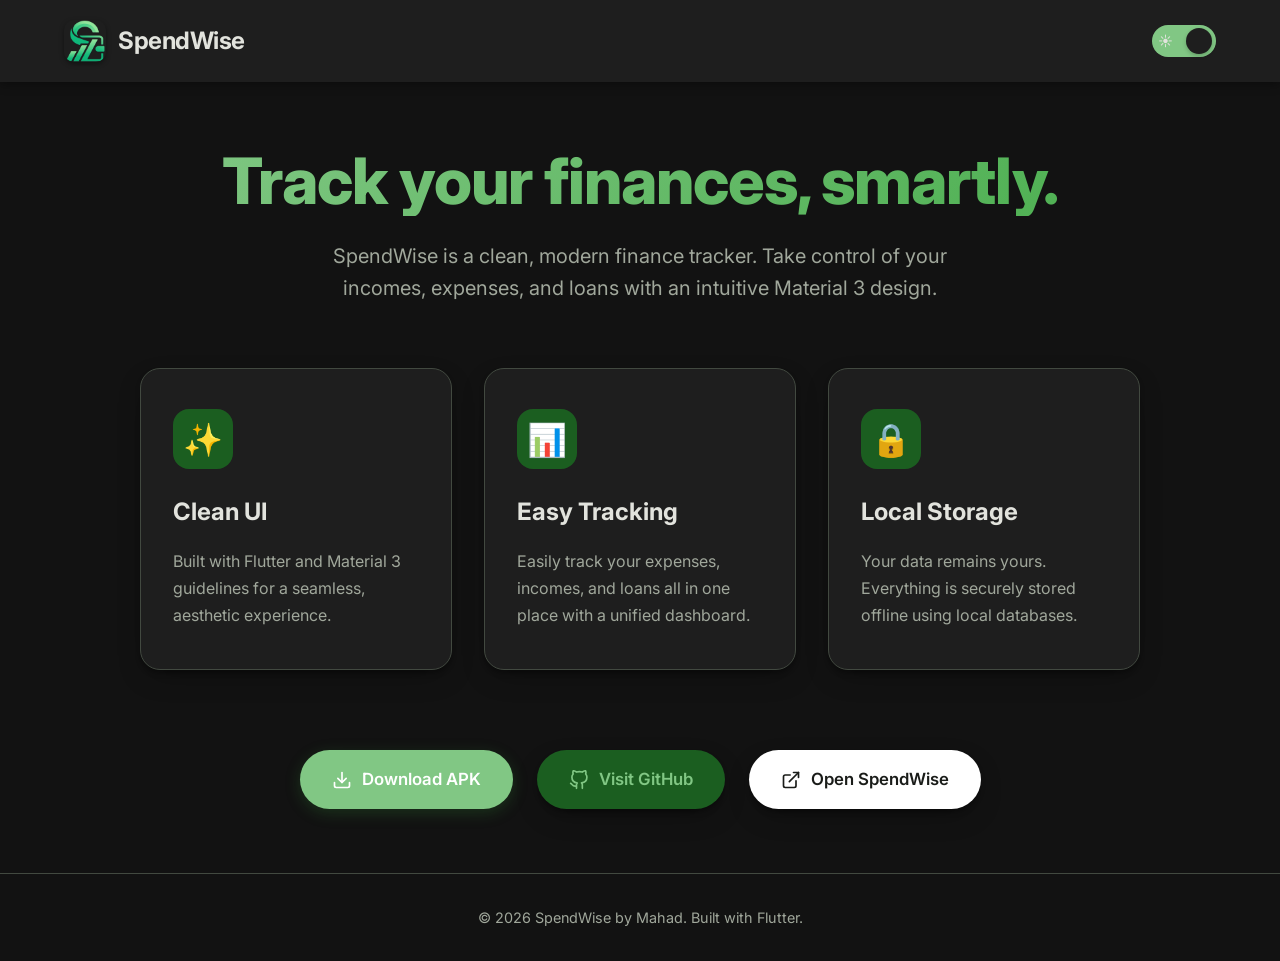
<file: landing/index.html>
<!DOCTYPE html>
<html lang="en" data-theme="dark">

<head>
    <meta charset="UTF-8">
    <meta name="viewport" content="width=device-width, initial-scale=1.0">
    <title>SpendWise - Expense Tracker</title>
    <link rel="icon" type="image/png" href="favicon.png">
    <link rel="stylesheet" href="style.css">
    <link href="https://fonts.googleapis.com/css2?family=Inter:wght@300;400;600;700;800&display=swap" rel="stylesheet">
</head>

<body>
    <header class="navbar">
        <div class="logo">
            <img src="favicon.png" alt="SpendWise Logo" class="logo-img">
            <h1>SpendWise</h1>
        </div>
        <div class="theme-switch-wrapper">
            <label class="theme-switch" for="checkbox">
                <input type="checkbox" id="checkbox" />
                <div class="slider round">
                    <span class="icon light-icon">☀️</span>
                    <span class="icon dark-icon">🌙</span>
                </div>
            </label>
        </div>
    </header>

    <main class="hero">
        <div class="hero-content">
            <h2 class="hero-title">Track your finances, smartly.</h2>
            <p class="hero-subtitle">SpendWise is a clean, modern finance tracker. Take control of your
                incomes, expenses, and loans with an intuitive Material 3 design.</p>

            <div class="specs">
                <div class="spec-card">
                    <div class="spec-icon">✨</div>
                    <h3>Clean UI</h3>
                    <p>Built with Flutter and Material 3 guidelines for a seamless, aesthetic experience.</p>
                </div>
                <div class="spec-card">
                    <div class="spec-icon">📊</div>
                    <h3>Easy Tracking</h3>
                    <p>Easily track your expenses, incomes, and loans all in one place with a unified dashboard.</p>
                </div>
                <div class="spec-card">
                    <div class="spec-icon">🔒</div>
                    <h3>Local Storage</h3>
                    <p>Your data remains yours. Everything is securely stored offline using local databases.</p>
                </div>
            </div>

            <div class="action-buttons">
                <a href="SpendWise.apk" download class="btn btn-primary">
                    <svg xmlns="http://www.w3.org/2000/svg" width="20" height="20" viewBox="0 0 24 24" fill="none"
                        stroke="currentColor" stroke-width="2" stroke-linecap="round" stroke-linejoin="round">
                        <path d="M21 15v4a2 2 0 0 1-2 2H5a2 2 0 0 1-2-2v-4"></path>
                        <polyline points="7 10 12 15 17 10"></polyline>
                        <line x1="12" y1="15" x2="12" y2="3"></line>
                    </svg>
                    Download APK
                </a>
                <a href="https://github.com/m-m4h4d/mahad_expense_tracker" target="_blank" rel="noopener noreferrer"
                    class="btn btn-secondary">
                    <svg xmlns="http://www.w3.org/2000/svg" width="20" height="20" viewBox="0 0 24 24" fill="none"
                        stroke="currentColor" stroke-width="2" stroke-linecap="round" stroke-linejoin="round">
                        <path
                            d="M9 19c-5 1.5-5-2.5-7-3m14 6v-3.87a3.37 3.37 0 0 0-.94-2.61c3.14-.35 6.44-1.54 6.44-7A5.44 5.44 0 0 0 20 4.77 5.07 5.07 0 0 0 19.91 1S18.73.65 16 2.48a13.38 13.38 0 0 0-7 0C6.27.65 5.09 1 5.09 1A5.07 5.07 0 0 0 5 4.77a5.44 5.44 0 0 0-1.5 3.78c0 5.42 3.3 6.61 6.44 7A3.37 3.37 0 0 0 9 18.13V22">
                        </path>
                    </svg>
                    Visit GitHub
                </a>
                <a href="https://spend-wise-five-rho.vercel.app/" target="_blank" rel="noopener noreferrer"
                    class="btn btn-accent">
                    <svg xmlns="http://www.w3.org/2000/svg" width="20" height="20" viewBox="0 0 24 24" fill="none"
                        stroke="currentColor" stroke-width="2" stroke-linecap="round" stroke-linejoin="round">
                        <path d="M18 13v6a2 2 0 0 1-2 2H5a2 2 0 0 1-2-2V8a2 2 0 0 1 2-2h6"></path>
                        <polyline points="15 3 21 3 21 9"></polyline>
                        <line x1="10" y1="14" x2="21" y2="3"></line>
                    </svg>
                    Open SpendWise
                </a>
            </div>
        </div>
    </main>

    <footer class="footer">
        <p>&copy; 2026 SpendWise by Mahad. Built with Flutter.</p>
    </footer>

    <script>
        const toggleSwitch = document.querySelector('.theme-switch input[type="checkbox"]');
        const currentTheme = localStorage.getItem('theme') ? localStorage.getItem('theme') : 'dark';

        if (currentTheme) {
            document.documentElement.setAttribute('data-theme', currentTheme);
            if (currentTheme === 'dark') {
                toggleSwitch.checked = true;
            } else {
                toggleSwitch.checked = false;
            }
        }

        function switchTheme(e) {
            if (e.target.checked) {
                document.documentElement.setAttribute('data-theme', 'dark');
                localStorage.setItem('theme', 'dark');
            } else {
                document.documentElement.setAttribute('data-theme', 'light');
                localStorage.setItem('theme', 'light');
            }
        }

        toggleSwitch.addEventListener('change', switchTheme, false);
    </script>
</body>

</html>
</file>
<file: landing/style.css>
:root {
    /* Light Theme (Material 3 Seed Green) */
    --primary-color: #2e7d32;
    --primary-hover: #1b5e20;
    --secondary-color: #e8f5e9;
    --secondary-hover: #c8e6c9;
    --accent-color: #1a1c19;
    --accent-hover: #333333;
    --accent-text: #ffffff;
    --bg-color: #f8fdf8;
    --surface-color: #ffffff;
    --text-primary: #1a1c19;
    --text-secondary: #424940;
    --border-color: #c2c9bd;
    --shadow-color: rgba(0, 0, 0, 0.08);
    --shadow: 0 10px 30px -10px var(--shadow-color), 0 4px 6px -2px var(--shadow-color);
    --transition: all 0.3s cubic-bezier(0.25, 0.8, 0.25, 1);
}

[data-theme="dark"] {
    /* Dark Theme */
    --primary-color: #81c784;
    --primary-hover: #66bb6a;
    --secondary-color: #1b5e20;
    --secondary-hover: #2e7d32;
    --accent-color: #ffffff;
    --accent-hover: #e0e0e0;
    --accent-text: #1a1c19;
    --bg-color: #121212;
    --surface-color: #1e1e1e;
    --text-primary: #e2e3dd;
    --text-secondary: #a0a79b;
    --border-color: #424940;
    --shadow-color: rgba(0, 0, 0, 0.4);
    --shadow: 0 10px 30px -10px var(--shadow-color), 0 4px 6px -2px var(--shadow-color);
}

* {
    margin: 0;
    padding: 0;
    box-sizing: border-box;
}

body {
    font-family: 'Inter', system-ui, -apple-system, BlinkMacSystemFont, "Segoe UI", Roboto, sans-serif;
    background-color: var(--bg-color);
    color: var(--text-primary);
    line-height: 1.6;
    transition: var(--transition);
    min-height: 100vh;
    display: flex;
    flex-direction: column;
}

.navbar {
    display: flex;
    justify-content: space-between;
    align-items: center;
    padding: 1.25rem 5%;
    background-color: var(--surface-color);
    box-shadow: 0 2px 10px var(--shadow-color);
    position: sticky;
    top: 0;
    z-index: 100;
    transition: var(--transition);
}

.logo {
    display: flex;
    align-items: center;
    gap: 12px;
}

.logo-img {
    height: 42px;
    width: 42px;
    border-radius: 10px;
    box-shadow: 0 2px 5px var(--shadow-color);
}

.logo h1 {
    font-size: 1.5rem;
    font-weight: 700;
    color: var(--text-primary);
    letter-spacing: -0.5px;
}

/* Theme Switch */
.theme-switch-wrapper {
    display: flex;
    align-items: center;
}

.theme-switch {
    display: inline-block;
    height: 32px;
    position: relative;
    width: 64px;
}

.theme-switch input {
    display: none;
}

.slider {
    background-color: var(--border-color);
    bottom: 0;
    cursor: pointer;
    left: 0;
    position: absolute;
    right: 0;
    top: 0;
    transition: .4s;
    display: flex;
    align-items: center;
    justify-content: space-between;
    padding: 0 6px;
    border-radius: 34px;
}

.slider .icon {
    font-size: 14px;
    z-index: 1;
}

.slider:before {
    background-color: var(--surface-color);
    bottom: 3px;
    content: "";
    height: 26px;
    left: 4px;
    position: absolute;
    transition: .4s;
    width: 26px;
    z-index: 2;
    border-radius: 50%;
    box-shadow: 0 2px 4px rgba(0, 0, 0, 0.2);
}

input:checked+.slider {
    background-color: var(--primary-color);
}

input:focus+.slider {
    box-shadow: 0 0 1px var(--primary-color);
}

input:checked+.slider:before {
    transform: translateX(30px);
}

/* Hero Section */
.hero {
    flex: 1;
    display: flex;
    justify-content: center;
    align-items: center;
    padding: 4rem 5%;
    text-align: center;
}

.hero-content {
    max-width: 1000px;
    width: 100%;
}

.hero-title {
    font-size: 4rem;
    font-weight: 800;
    margin-bottom: 1.5rem;
    line-height: 1.1;
    background: linear-gradient(135deg, var(--primary-color), #4CAF50);
    -webkit-background-clip: text;
    background-clip: text;
    -webkit-text-fill-color: transparent;
    letter-spacing: -1px;
}

.hero-subtitle {
    font-size: 1.25rem;
    color: var(--text-secondary);
    margin-bottom: 4rem;
    max-width: 700px;
    margin-left: auto;
    margin-right: auto;
}

/* Specs */
.specs {
    display: grid;
    grid-template-columns: repeat(auto-fit, minmax(280px, 1fr));
    gap: 2rem;
    margin-bottom: 5rem;
}

.spec-card {
    background-color: var(--surface-color);
    padding: 2.5rem 2rem;
    border-radius: 20px;
    box-shadow: var(--shadow);
    border: 1px solid var(--border-color);
    transition: var(--transition);
    text-align: left;
    display: flex;
    flex-direction: column;
    gap: 1rem;
}

.spec-card:hover {
    transform: translateY(-8px);
    box-shadow: 0 20px 40px -15px var(--shadow-color);
    border-color: var(--primary-color);
}

.spec-icon {
    font-size: 2rem;
    width: 60px;
    height: 60px;
    display: flex;
    align-items: center;
    justify-content: center;
    background-color: var(--secondary-color);
    border-radius: 16px;
    margin-bottom: 0.5rem;
}

.spec-card h3 {
    font-size: 1.5rem;
    font-weight: 700;
    color: var(--text-primary);
}

.spec-card p {
    color: var(--text-secondary);
    font-size: 1rem;
    line-height: 1.7;
}

/* Buttons */
.action-buttons {
    display: flex;
    flex-wrap: wrap;
    gap: 1.5rem;
    justify-content: center;
}

.btn {
    display: inline-flex;
    align-items: center;
    gap: 10px;
    padding: 1rem 2rem;
    font-size: 1.05rem;
    font-weight: 600;
    text-decoration: none;
    border-radius: 50px;
    transition: var(--transition);
    cursor: pointer;
    border: none;
    font-family: inherit;
}

.btn svg {
    width: 20px;
    height: 20px;
}

.btn-primary {
    background-color: var(--primary-color);
    color: #ffffff;
    box-shadow: 0 4px 15px rgba(46, 125, 50, 0.3);
}

.btn-primary:hover {
    background-color: var(--primary-hover);
    transform: translateY(-3px);
    box-shadow: 0 8px 20px rgba(46, 125, 50, 0.4);
}

.btn-secondary {
    background-color: var(--secondary-color);
    color: var(--primary-color);
    box-shadow: var(--shadow);
}

.btn-secondary:hover {
    background-color: var(--secondary-hover);
    transform: translateY(-3px);
    box-shadow: 0 8px 20px var(--shadow-color);
}

.btn-accent {
    background-color: var(--accent-color);
    color: var(--accent-text);
    box-shadow: var(--shadow);
}

.btn-accent:hover {
    background-color: var(--accent-hover);
    transform: translateY(-3px);
    box-shadow: 0 8px 20px var(--shadow-color);
}

/* Footer */
.footer {
    text-align: center;
    padding: 2rem 5%;
    color: var(--text-secondary);
    font-size: 0.9rem;
    border-top: 1px solid var(--border-color);
    margin-top: auto;
}

/* Responsive */
@media (max-width: 768px) {
    .hero {
        padding: 4rem 5%;
    }

    .hero-title {
        font-size: 2.8rem;
    }

    .hero-subtitle {
        font-size: 1.1rem;
        margin-bottom: 3rem;
    }

    .action-buttons {
        flex-direction: column;
        width: 100%;
        max-width: 350px;
        margin: 0 auto;
    }

    .btn {
        width: 100%;
        justify-content: center;
    }
}
</file>
